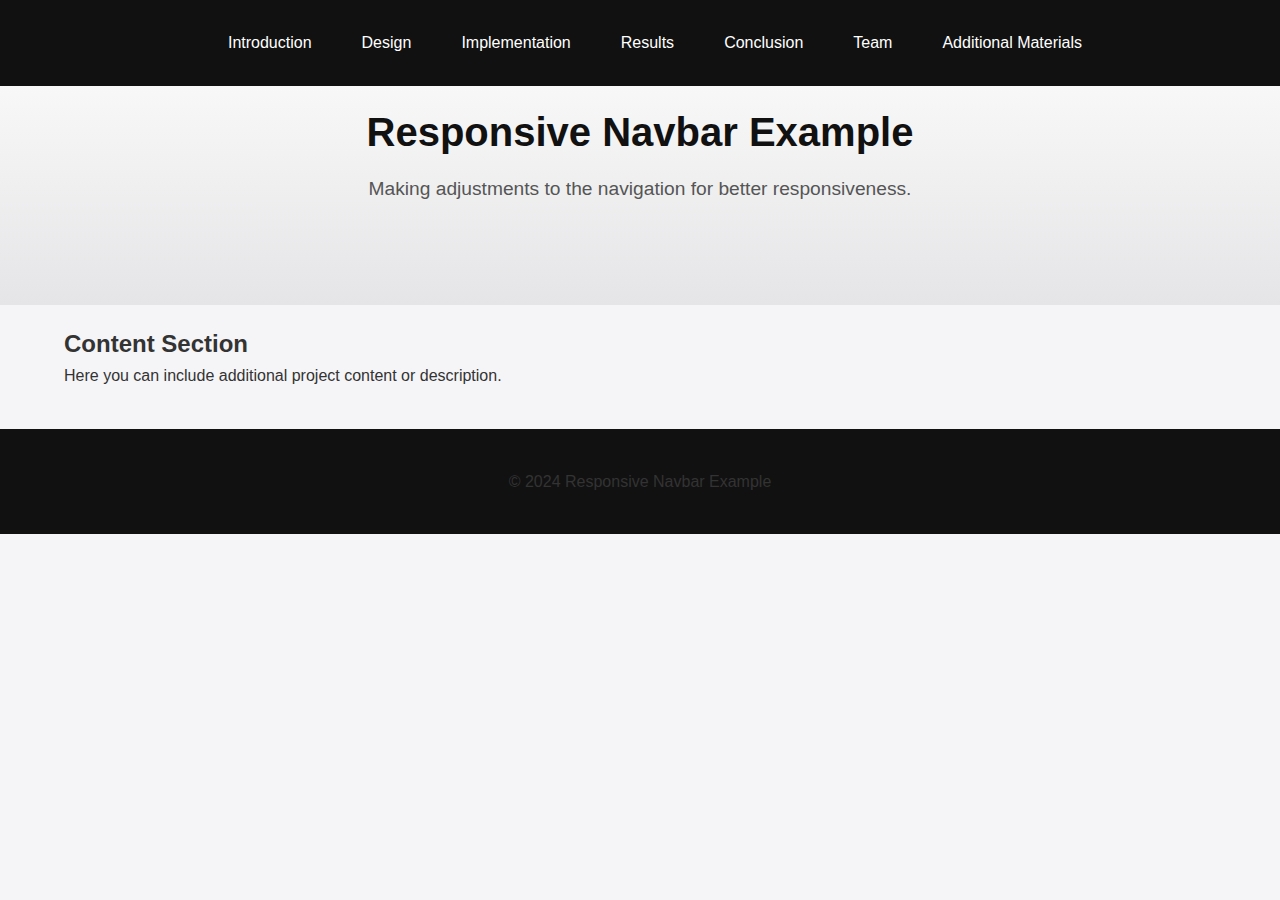
<file: conclusion.html>
<!DOCTYPE html>
<html lang="en">
<head>
    <meta charset="UTF-8">
    <meta name="viewport" content="width=device-width, initial-scale=1.0">
    <title>Responsive Navbar</title>
    <link rel="stylesheet" href="style.css">
    <style>
        /* General Reset */
        body, h1, h2, p, ul {
            margin: 0;
            padding: 0;
            font-family: -apple-system, BlinkMacSystemFont, 'Segoe UI', Roboto, 'Helvetica Neue', Arial, sans-serif;
            color: #333;
        }

        body {
            background-color: #f5f5f7;
            line-height: 1.6;
        }

        /* Navbar */
        .navbar {
            background-color: #111;
            padding: 10px 15px;
            position: fixed;
            top: 0;
            left: 0;
            width: 100%;
            z-index: 1000;
        }

        .nav {
            list-style-type: none;
            margin: 0;
            padding: 0;
            display: flex;
            justify-content: center;
            gap: 20px;
            transition: gap 0.3s;
        }

        .nav li {
            display: inline;
        }

        .nav a {
            text-decoration: none;
            color: white;
            padding: 10px 15px;
            border-radius: 5px;
            transition: background-color 0.3s;
        }

        .nav a:hover {
            background-color: #555;
        }

        /* Hamburger Menu */
        .menu-icon {
            display: none;
            font-size: 1.8em;
            color: white;
            cursor: pointer;
            position: absolute;
            top: 15px;
            left: 15px; /* Align hamburger menu to the left */
            z-index: 1001;
        }

        /* Mobile View Styles */
        @media screen and (max-width: 768px) {
            .nav {
                display: flex;
                flex-direction: column;
                align-items: flex-start;
                justify-content: flex-start; /* Align items to the top */
                background-color: #111;
                position: fixed;
                top: 0;
                left: -100%; /* Initially hidden */
                width: 250px;
                height: 100vh;
                padding: 20px 0;
                gap: 15px; /* Adjust gap */
                transition: left 0.3s ease-in-out; /* Smooth slide */
            }

            .nav.active {
                left: 0; /* Slide in from the left */
            }

            .menu-icon {
                display: block;
            }

            .nav li {
                width: 100%;
                text-align: left;
                margin: 0;
            }

            .nav a {
                width: 100%;
                padding: 10px;
            }
        }

        /* Reduce Spacing Before Hamburger */
        @media screen and (max-width: 1024px) {
            .nav {
                gap: 10px; /* Shrink spacing */
            }
        }
    </style>
</head>
<body>
    <nav class="navbar">
        <div class="container">
            <span class="menu-icon" onclick="toggleMenu()">☰</span>
            <ul class="nav">
                <li><a href="index.html">Introduction</a></li>
                <li><a href="design.html">Design</a></li>
                <li><a href="implementation.html">Implementation</a></li>
                <li><a href="results.html">Results</a></li>
                <li><a href="conclusion.html">Conclusion</a></li>
                <li><a href="team.html">Team</a></li>
                <li><a href="additional_materials.html">Additional Materials</a></li>
            </ul>
        </div>
    </nav>

    <header class="hero">
        <div class="container">
            <h1>Responsive Navbar Example</h1>
            <p>Making adjustments to the navigation for better responsiveness.</p>
        </div>
    </header>

    <main>
        <section>
            <div class="container">
                <h2>Content Section</h2>
                <p>
                    Here you can include additional project content or description.
                </p>
            </div>
        </section>
    </main>

    <footer>
        <div class="container">
            <p>&copy; 2024 Responsive Navbar Example</p>
        </div>
    </footer>

    <script>
        function toggleMenu() {
            const nav = document.querySelector('.nav');
            nav.classList.toggle('active');
        }
    </script>
</body>
</html>
</file>
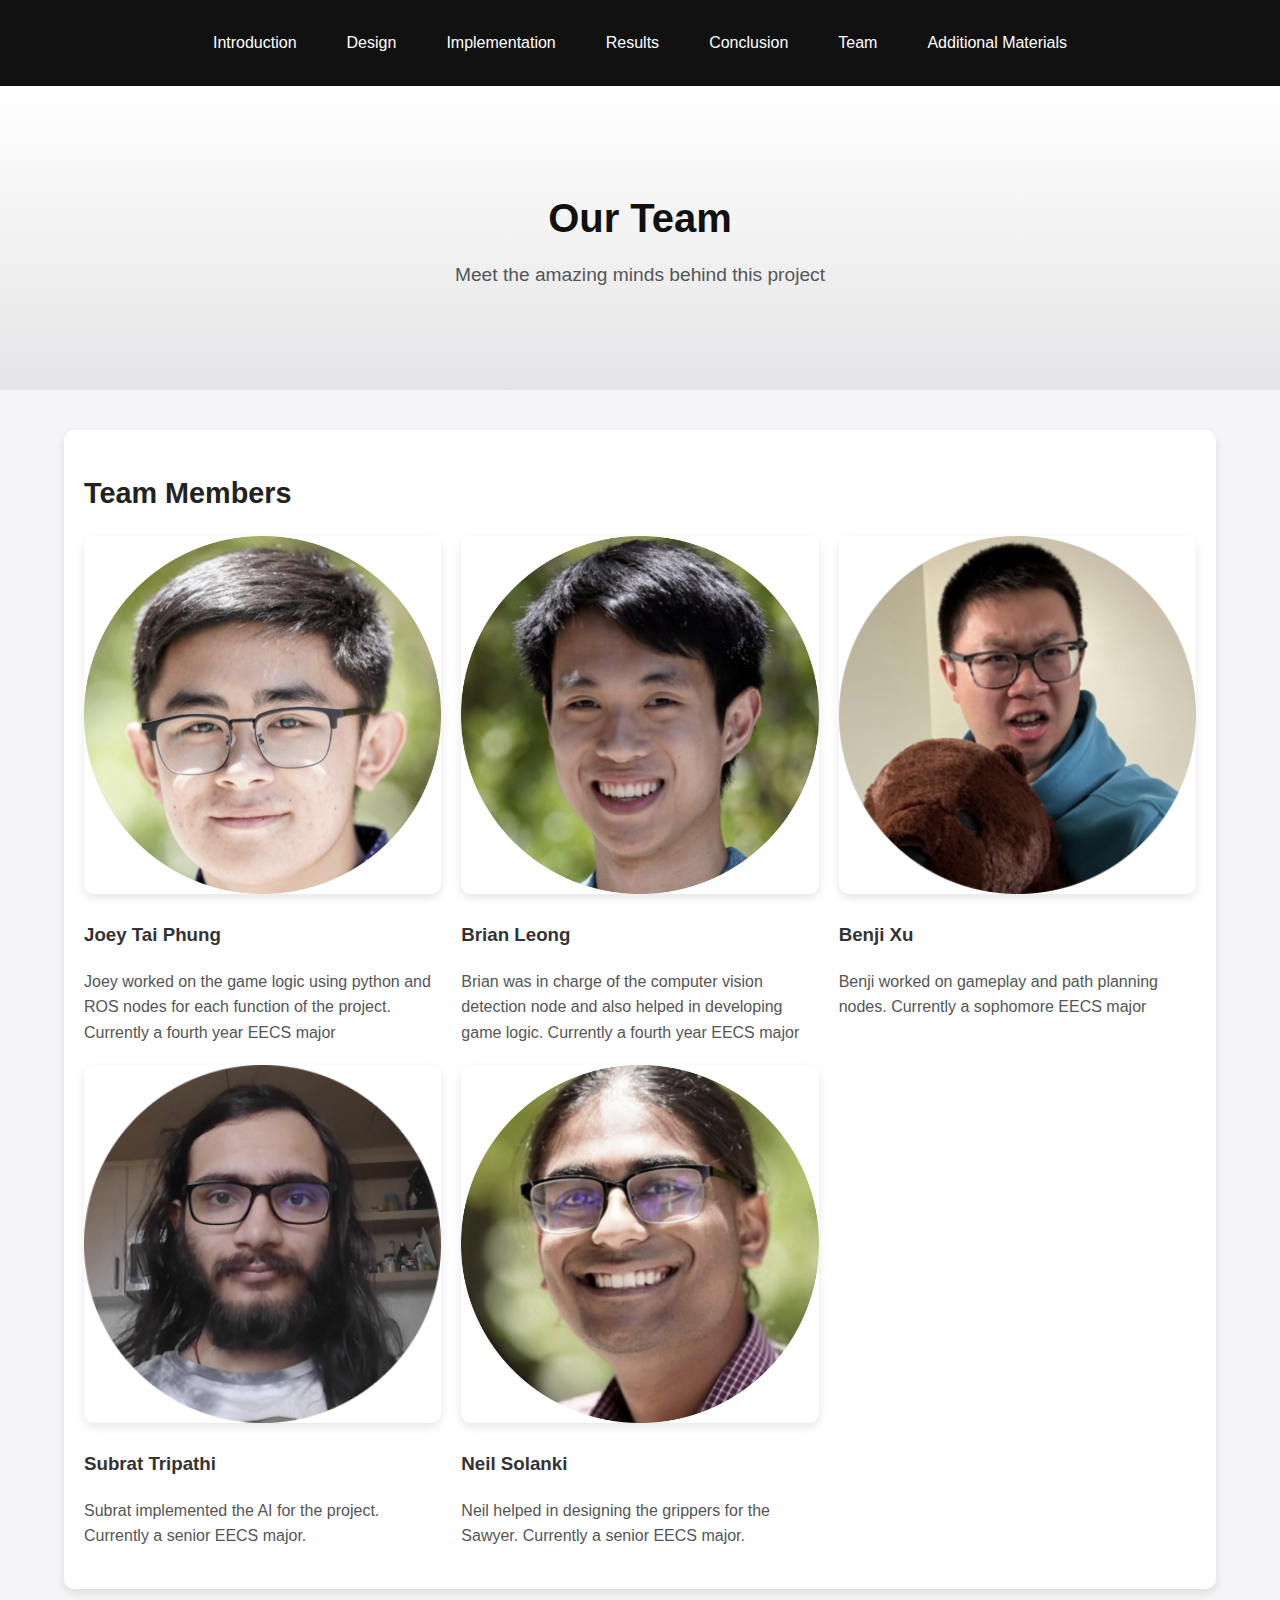
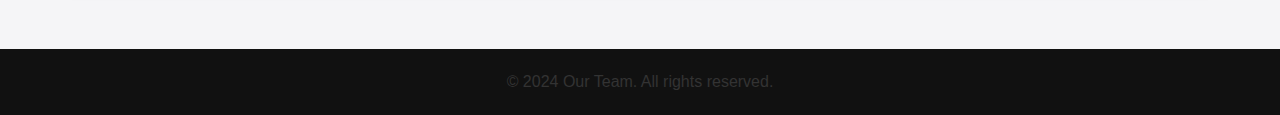
<file: team.html>
<!DOCTYPE html>
<html lang="en">
<head>
    <meta charset="UTF-8">
    <meta name="viewport" content="width=device-width, initial-scale=1.0">
    <title>Team Page</title>
    <link rel="stylesheet" href="style.css">
</head>
<body>
    <!-- Navigation Bar -->
    <header class="navbar">
        <div class="container">
            <div class="menu-icon">&#9776;</div>
            <ul class="nav">
                <li><a href="#introduction">Introduction</a></li>
                <li><a href="#design">Design</a></li>
                <li><a href="#implementation">Implementation</a></li>
                <li><a href="#results">Results</a></li>
                <li><a href="#conclusion">Conclusion</a></li>
                <li><a href="#team" class="active">Team</a></li>
                <li><a href="#materials">Additional Materials</a></li>
            </ul>
        </div>
    </header>

    <!-- Hero Section -->
    <section class="hero">
        <div class="container">
            <h1>Our Team</h1>
            <p>Meet the amazing minds behind this project</p>
        </div>
    </section>

    <!-- Team Section -->
    <main class="container">
        <section class="text-section" id="team">
            <h2>Team Members</h2>
            <div class="image-grid">
                <div>
                    <img src="JTP-modified.png" alt="Joey Tai Phung">
                    <h3>Joey Tai Phung</h3>
                    <p>Joey worked on the game logic using python and ROS nodes for each function of the project. Currently a fourth year EECS major</p>
                </div>
                <div>
                    <img src="bl-modified.png" alt="Brian Leong">
                    <h3>Brian Leong</h3>
                    <p>Brian was in charge of the computer vision detection node and also helped in developing game logic. Currently a fourth year EECS major</p>
                </div>
                <div>
                    <img src="bx-modified.png" alt="Benji Xu">
                    <h3>Benji Xu</h3>
                    <p>Benji worked on gameplay and path planning nodes. Currently a sophomore EECS major</p>
                </div>
                <div>
                    <img src="ST-modified.png" alt="Subrat Tripathi">
                    <h3>Subrat Tripathi</h3>
                    <p>Subrat implemented the AI for the project. Currently a senior EECS major.</p>
                </div>
                <div>
                    <img src="NS-modified.png" alt="Neil Solanki">
                    <h3>Neil Solanki</h3>
                    <p>Neil helped in designing the grippers for the Sawyer. Currently a senior EECS major.</p>
                </div>
            </div>
        </section>
    </main>

    <!-- Footer -->
    <footer>
        <p>&copy; 2024 Our Team. All rights reserved.</p>
    </footer>

    <script>
        // Mobile Menu Toggle
        const menuIcon = document.querySelector('.menu-icon');
        const nav = document.querySelector('.nav');

        menuIcon.addEventListener('click', () => {
            nav.classList.toggle('active');
        });
    </script>
</body>
</html>
</file>
<file: style.css>
/* General Reset */
body, h1, h2, p {
    margin: 0;
    padding: 0;
    font-family: -apple-system, BlinkMacSystemFont, 'Segoe UI', Roboto, 'Helvetica Neue', Arial, sans-serif;
    color: #333;
}

body {
    background-color: #f5f5f7;
    line-height: 1.6;
}

.container {
    width: 90%;
    max-width: 1200px;
    margin: 0 auto;
    padding: 20px 0;
}

/* Hero Section */
.hero {
    background: linear-gradient(to bottom, #ffffff, #e5e5e7);
    text-align: center;
    padding: 80px 20px;
}

.hero h1 {
    font-size: 2.5rem;
    font-weight: 600;
    color: #111;
}

.hero p {
    font-size: 1.2rem;
    color: #555;
    margin-top: 10px;
}

/* Text Section */
.text-section {
    background-color: #fff;
    padding: 40px 20px;
    border-radius: 10px;
    box-shadow: 0 4px 10px rgba(0, 0, 0, 0.1);
    margin: 20px 0;
}

.text-section h2 {
    font-size: 1.8rem;
    color: #222;
    margin-bottom: 20px;
}

.text-section p {
    font-size: 1rem;
    color: #555;
}

/* Images Section */
.images-section {
    margin: 20px 0;
}

.images-section h2 {
    font-size: 1.8rem;
    margin-bottom: 20px;
}

.image-grid {
    display: grid;
    grid-template-columns: repeat(auto-fit, minmax(300px, 1fr));
    gap: 20px;
}

.image-grid img {
    width: 100%;
    border-radius: 10px;
    box-shadow: 0 4px 10px rgba(0, 0, 0, 0.1);
}

/* Videos Section */
.video-section {
    margin: 20px 0;
}

.video-section h2 {
    font-size: 1.8rem;
    margin-bottom: 20px;
}

.video-grid {
    display: grid;
    grid-template-columns: repeat(auto-fit, minmax(300px, 1fr));
    gap: 20px;
}

.video-grid iframe {
    width: 100%;
    height: 200px;
    border: none;
    border-radius: 10px;
    box-shadow: 0 4px 10px rgba(0, 0, 0, 0.1);
}

/* Footer */
footer {
    text-align: center;
    background-color: #111;
    color: #fff;
    padding: 20px 0;
    margin-top: 20px;
}

/* Navigation Bar */
.navbar {
    background-color: #111;
    padding: 10px 15px;
    position: relative;
    z-index: 100;
}

.nav {
    list-style-type: none;
    margin: 0;
    padding: 0;
    display: flex;
    justify-content: center;
    gap: 20px;
}

.nav li {
    display: inline;
}

.nav a {
    text-decoration: none;
    color: white;
    padding: 10px 15px;
    border-radius: 5px;
    transition: background-color 0.3s;
}

.nav a:hover {
    background-color: #555;
}

/* Mobile Menu */
.menu-icon {
    display: none;
    font-size: 1.5em;
    color: white;
    cursor: pointer;
}

@media screen and (max-width: 768px) {
    .nav {
        flex-direction: column;
        display: none; /* Hidden by default */
        background-color: #111;
        position: absolute;
        top: 60px;
        left: 0;
        width: 100%;
        text-align: center;
    }

    .nav li {
        margin: 0;
    }

    .nav.active {
        display: flex; /* Show when active */
    }

    .menu-icon {
        display: block;
    }
}
</file>
